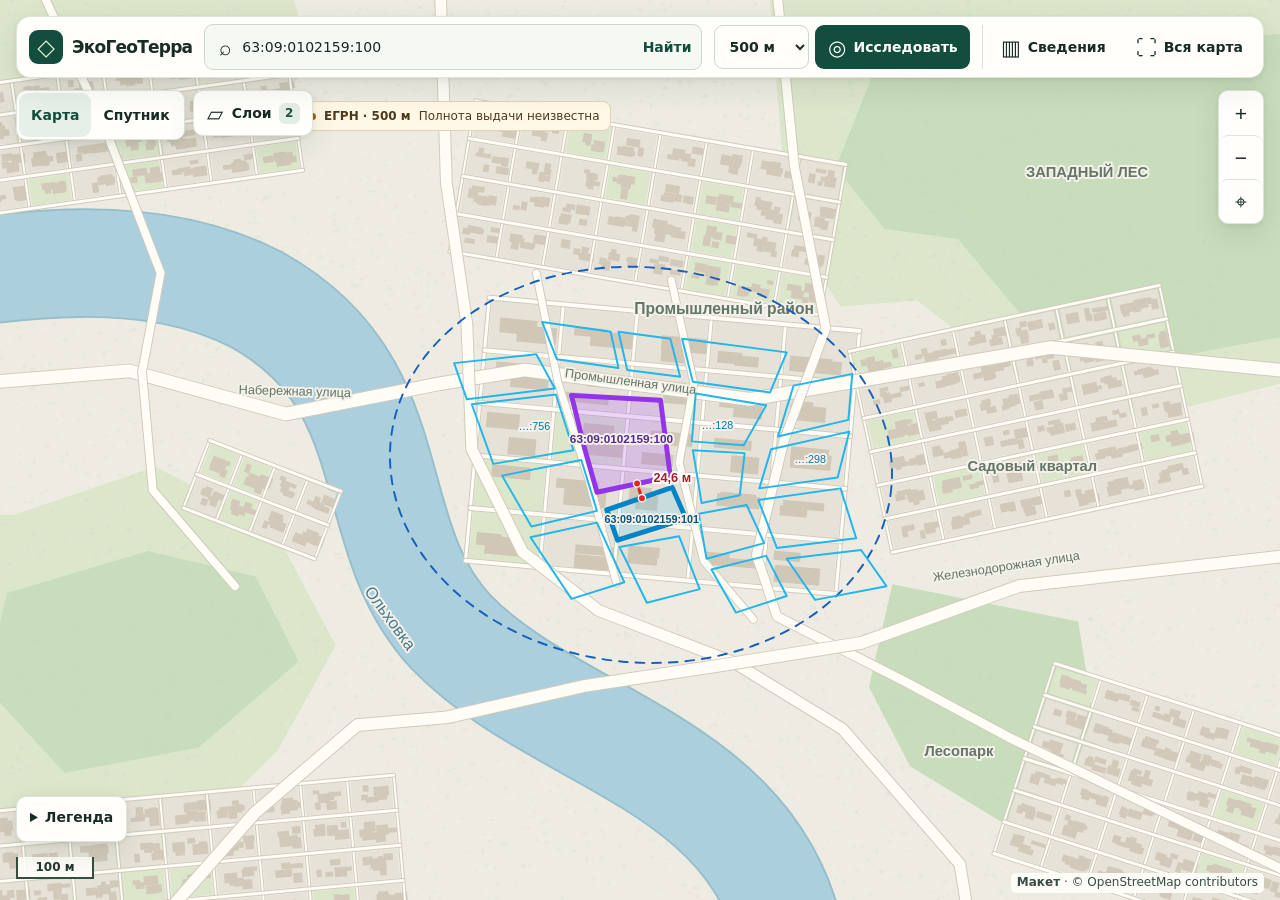
<file: docs/CR-006/mockups/01-workspace.html>
<!doctype html>
<html lang="ru">
<head>
  <meta charset="utf-8">
  <meta name="viewport" content="width=device-width, initial-scale=1, viewport-fit=cover">
  <title>ЭкоГеоТерра · Рабочий режим</title>
  <link rel="stylesheet" href="mockup.css">
  <script src="map-sketch.js" defer></script>
  <script src="mockup.js" defer></script>
</head>
<body data-preview="workspace">
  <main id="prototype" aria-label="Прототип интерфейса ЭкоГеоТерра"></main>
</body>
</html>
</file>
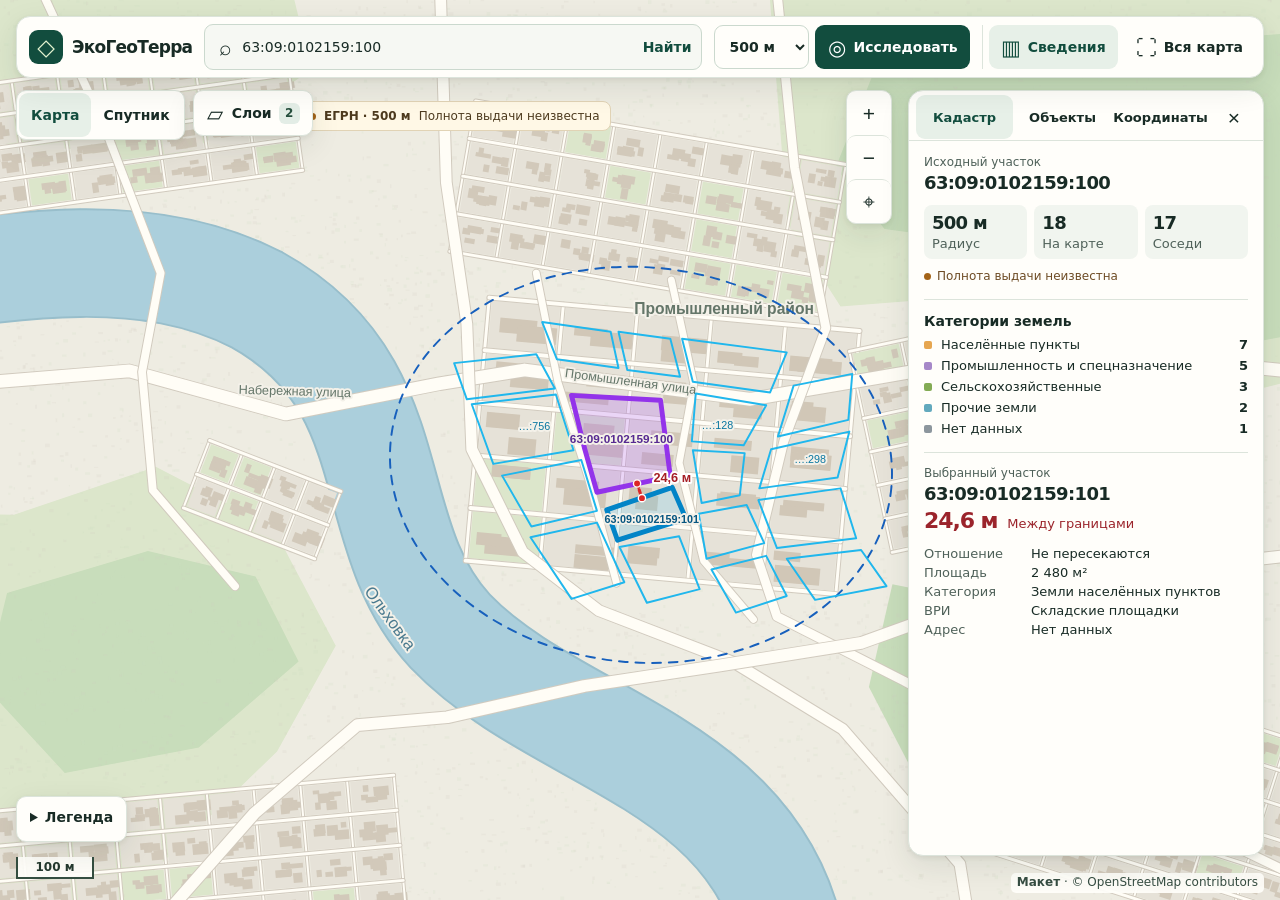
<file: docs/CR-006/mockups/02-sidebar.html>
<!doctype html>
<html lang="ru">
<head>
  <meta charset="utf-8">
  <meta name="viewport" content="width=device-width, initial-scale=1, viewport-fit=cover">
  <title>ЭкоГеоТерра · Открытая правая панель</title>
  <link rel="stylesheet" href="mockup.css">
  <script src="map-sketch.js" defer></script>
  <script src="mockup.js" defer></script>
</head>
<body data-preview="sidebar">
  <main id="prototype" aria-label="Прототип интерфейса ЭкоГеоТерра"></main>
</body>
</html>
</file>
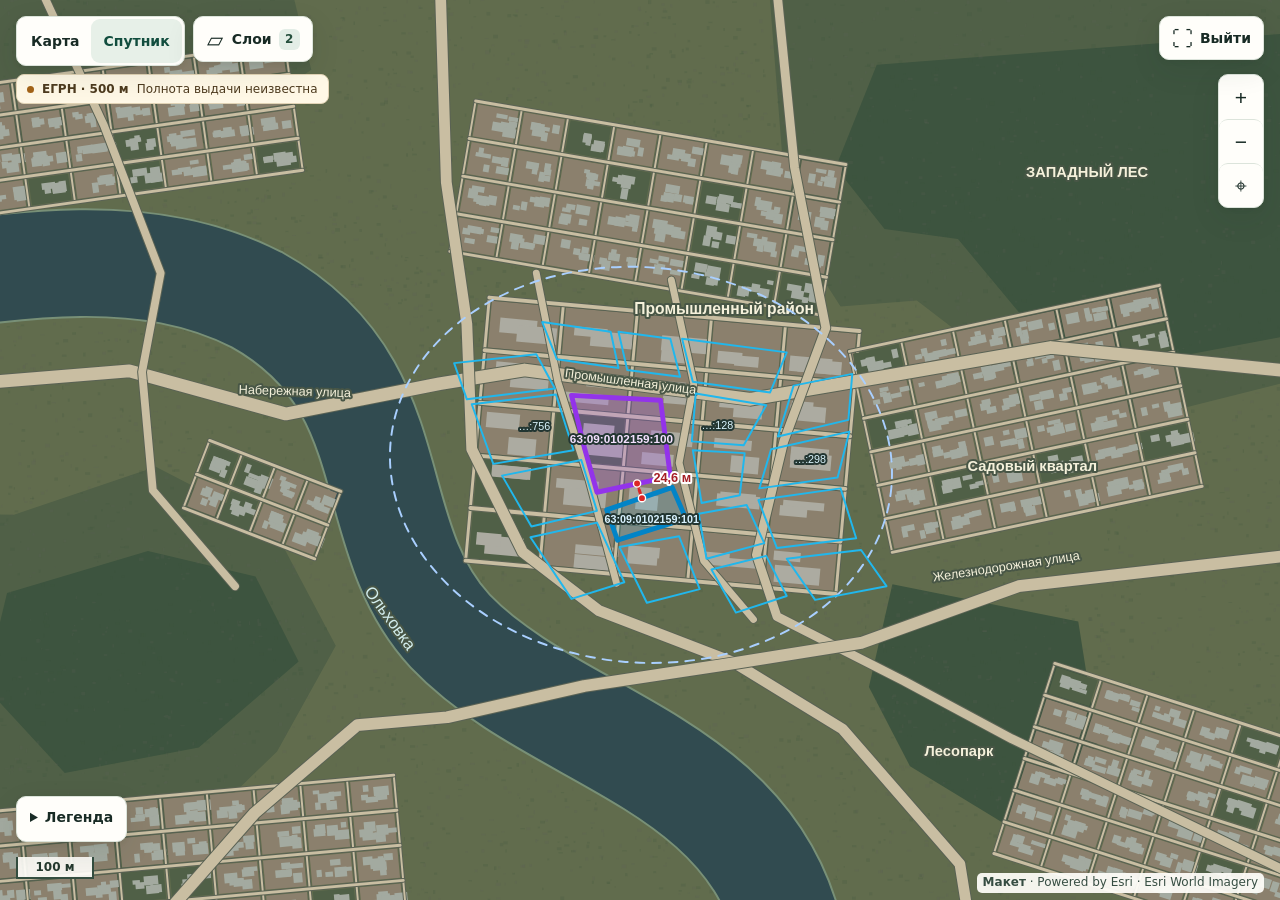
<file: docs/CR-006/mockups/03-full-map.html>
<!doctype html>
<html lang="ru">
<head>
  <meta charset="utf-8">
  <meta name="viewport" content="width=device-width, initial-scale=1, viewport-fit=cover">
  <title>ЭкоГеоТерра · Вся карта</title>
  <link rel="stylesheet" href="mockup.css">
  <script src="map-sketch.js" defer></script>
  <script src="mockup.js" defer></script>
</head>
<body data-preview="full">
  <main id="prototype" aria-label="Прототип интерфейса ЭкоГеоТерра"></main>
</body>
</html>
</file>
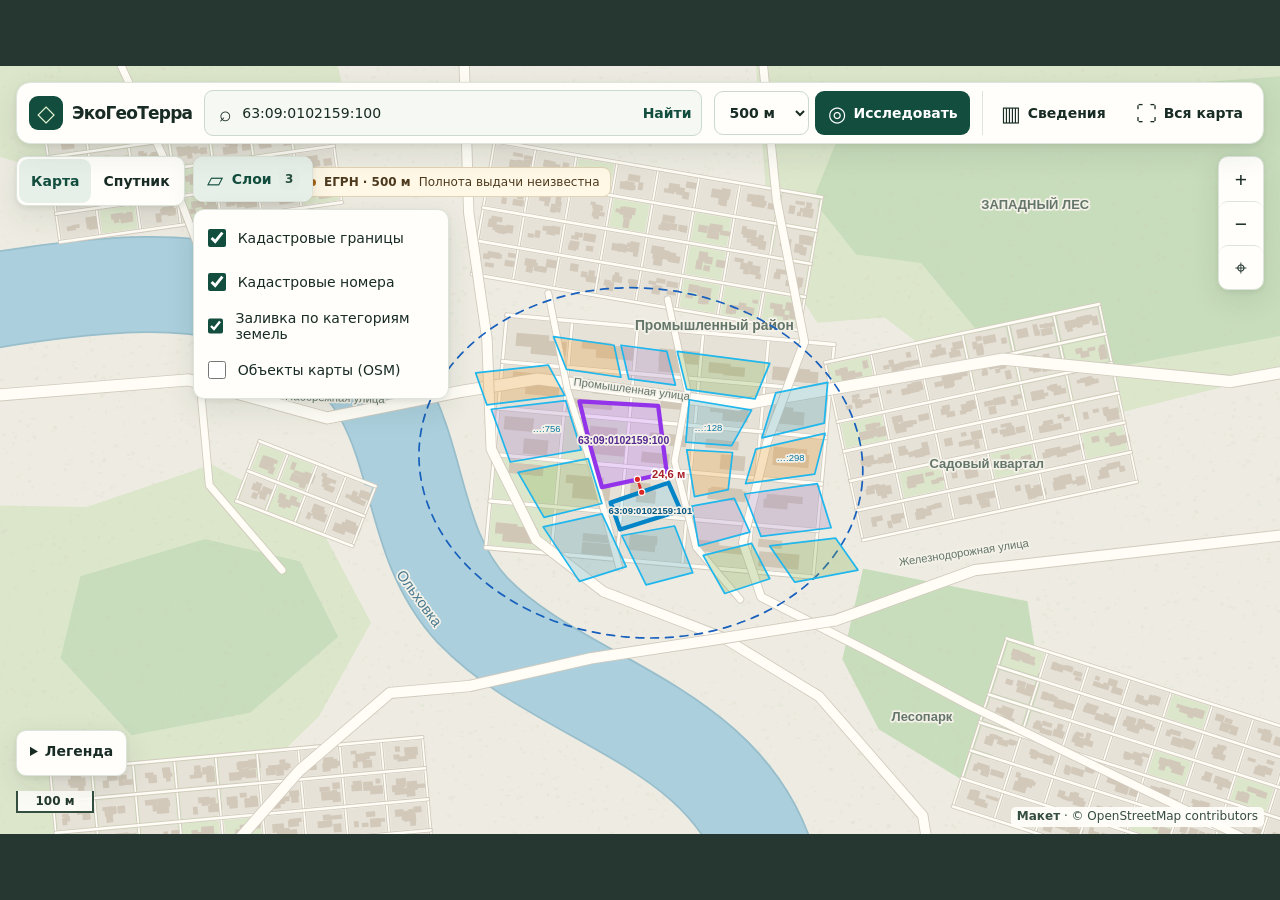
<file: docs/CR-006/mockups/04-laptop.html>
<!doctype html>
<html lang="ru">
<head>
  <meta charset="utf-8">
  <meta name="viewport" content="width=device-width, initial-scale=1, viewport-fit=cover">
  <title>ЭкоГеоТерра · Ноутбук 1366×768</title>
  <link rel="stylesheet" href="mockup.css">
  <script src="map-sketch.js" defer></script>
  <script src="mockup.js" defer></script>
</head>
<body data-preview="laptop">
  <main id="prototype" aria-label="Прототип интерфейса ЭкоГеоТерра"></main>
</body>
</html>
</file>
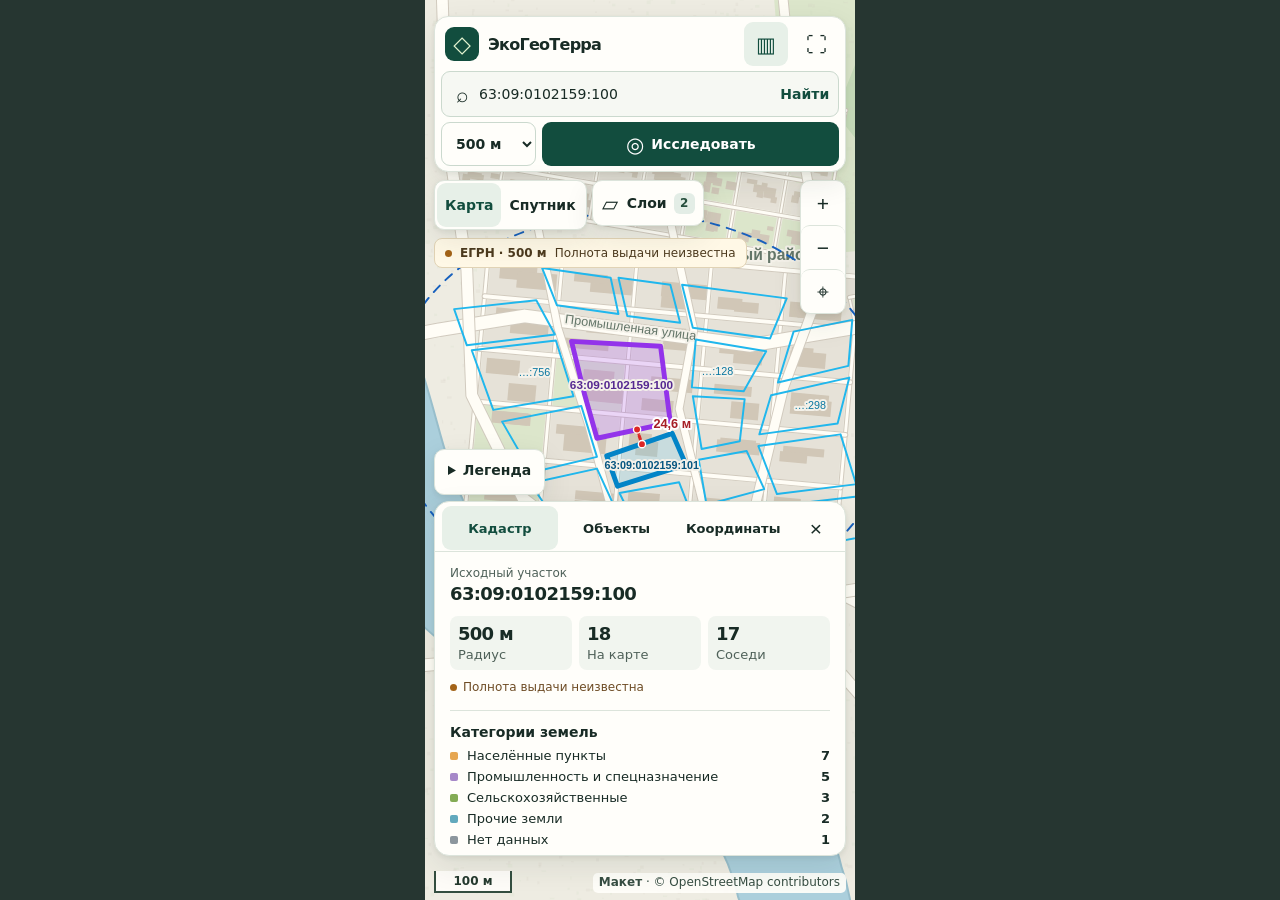
<file: docs/CR-006/mockups/05-narrow.html>
<!doctype html>
<html lang="ru">
<head>
  <meta charset="utf-8">
  <meta name="viewport" content="width=device-width, initial-scale=1, viewport-fit=cover">
  <title>ЭкоГеоТерра · Узкий экран</title>
  <link rel="stylesheet" href="mockup.css">
  <script src="map-sketch.js" defer></script>
  <script src="mockup.js" defer></script>
</head>
<body data-preview="narrow">
  <main id="prototype" aria-label="Прототип интерфейса ЭкоГеоТерра"></main>
</body>
</html>
</file>
<file: docs/CR-006/mockups/mockup.css>
:root {
  color-scheme: light;
  font-family: "Segoe UI", system-ui, sans-serif;
  color: #182b25;
  background: #263631;
  --ink: #182b25;
  --muted: #4f6159;
  --accent: #124d3e;
  --surface: #fffefa;
  --line: #dce4db;
  --shadow: 0 2px 5px #23372b14, 0 10px 30px #23372b19;
  --edge: 16px;
  --panel: 356px;
}

* { box-sizing: border-box; }
body { margin: 0; min-width: 0; overflow: hidden; }
button, input, select { font: inherit; }
button, select, summary { cursor: pointer; }
button, input, select, summary { -webkit-tap-highlight-color: transparent; }
button:focus-visible, input:focus-visible, select:focus-visible, summary:focus-visible {
  outline: 3px solid #186cb3;
  outline-offset: -3px;
}
[hidden] { display: none !important; }

.workspace {
  position: relative;
  isolation: isolate;
  overflow: hidden;
  width: 100%;
  height: 100vh;
  height: 100dvh;
  container: view / inline-size;
  background: #eeece2;
}
[data-preview="laptop"] .workspace {
  max-width: 1366px;
  max-height: 768px;
  margin: max(0px, calc((100dvh - 768px) / 2)) auto 0;
}
[data-preview="narrow"] .workspace {
  max-width: 430px;
  margin: auto;
}
.map { position: absolute; inset: 0; width: 100%; height: 100%; }
.surface { background: var(--surface); border: 1px solid var(--line); box-shadow: var(--shadow); }
.button {
  display: inline-flex;
  align-items: center;
  justify-content: center;
  min-width: 44px;
  min-height: 44px;
  padding: 0 12px;
  gap: 7px;
  border: 0;
  border-radius: 9px;
  background: transparent;
  color: var(--ink);
  font-size: 14px;
  font-weight: 620;
  white-space: nowrap;
}
.button:hover { background: #eff4ed; }
.button[aria-pressed="true"], .button[aria-expanded="true"] { background: #e7f0e8; color: var(--accent); }
.button.primary { color: white; background: var(--accent); }
.button.primary:hover { background: #1a654f; }
.button.outlined { border: 1px solid #bfcfc3; }
.icon { display: inline-grid; place-items: center; min-width: 19px; font: 21px/1 "Segoe UI Symbol", sans-serif; }
.quiet { color: var(--muted); }

.top {
  position: absolute;
  z-index: 4;
  top: max(var(--edge), env(safe-area-inset-top));
  inset-inline: var(--edge);
  display: grid;
  grid-template-columns: auto minmax(200px, 1fr) auto auto;
  align-items: center;
  gap: 12px;
  padding: 7px 8px 7px 12px;
  border-radius: 14px;
}
.brand { display: flex; align-items: center; gap: 9px; min-height: 44px; white-space: nowrap; }
.brand strong { font-size: 17px; letter-spacing: -.045em; }
.mark {
  display: grid;
  place-items: center;
  width: 34px;
  height: 34px;
  border-radius: 9px;
  color: #e4f4d1;
  background: var(--accent);
  font-size: 23px;
}
.search { display: flex; min-width: 0; gap: 3px; padding-right: 3px; border: 1px solid #cbd9ce; border-radius: 9px; background: #f6f8f3; }
.search input { min-width: 0; width: 100%; border: 0; background: transparent; color: var(--ink); font-size: 14px; padding: 0 10px 0 3px; }
.search .icon { padding-left: 10px; min-width: 31px; align-self: center; }
.search .button { min-height: 44px; color: var(--accent); }
.actions, .view-tools { display: flex; gap: 6px; align-items: center; }
.actions select { min-height: 44px; border: 1px solid #cbd9ce; border-radius: 9px; padding: 0 7px 0 10px; background: #fffefa; color: var(--ink); font-size: 14px; font-weight: 600; }
.view-tools { border-left: 1px solid var(--line); padding-left: 6px; }

.map-tools {
  position: absolute;
  z-index: 3;
  top: 90px;
  left: var(--edge);
  display: flex;
  align-items: flex-start;
  gap: 8px;
}
.basemaps, .layer-trigger, .zoom, .exit, .legend { border-radius: 10px; }
.basemaps { display: flex; padding: 2px; }
.layers { position: relative; }
.count {
  display: inline-grid;
  place-items: center;
  min-width: 21px;
  height: 21px;
  padding: 0 4px;
  border-radius: 6px;
  background: #e3ede6;
  color: #264f3d;
  font-size: 12px;
  font-variant-numeric: tabular-nums;
}
.layer-popover { position: absolute; top: calc(100% + 7px); left: 0; width: min(256px, 82cqw); padding: 6px 10px; border-radius: 11px; }
.layer-popover label { display: flex; align-items: center; gap: 9px; min-height: 44px; font-size: 14px; }
.layer-popover input { width: 18px; height: 18px; accent-color: var(--accent); }
.layer-popover label:has(input:disabled) { color: #62726a; }
.map-status {
  position: absolute;
  top: 101px;
  left: calc(var(--edge) + 282px);
  display: flex;
  flex-wrap: wrap;
  align-items: center;
  gap: 5px 8px;
  max-width: calc(100% - 84px);
  padding: 7px 10px;
  border-radius: 8px;
  font-size: 12px;
  line-height: 1.2;
  color: #4d3a1e;
  background: #fff8e6;
  border: 1px solid #e1d3b5;
}
.status-dot { display: inline-block; width: 7px; height: 7px; border-radius: 50%; background: #a36317; flex: none; }
.zoom { position: absolute; right: var(--edge); top: 90px; display: flex; flex-direction: column; z-index: 2; }
.zoom button + button { border-top: 1px solid var(--line); }
.is-panel .zoom { right: calc(var(--edge) * 2 + var(--panel)); }
.button.exit { position: absolute; top: var(--edge); right: var(--edge); z-index: 4; background: var(--surface); border: 1px solid var(--line); }
.button.exit:hover { background: #eff4ed; }
.is-full .map-tools, .is-full .zoom { top: var(--edge); }
.is-full .zoom { top: 74px; }
.is-full .map-status { top: 74px; left: var(--edge); }

.sidebar {
  display: flex;
  flex-direction: column;
  position: absolute;
  z-index: 3;
  width: var(--panel);
  top: 90px;
  right: var(--edge);
  bottom: 44px;
  border-radius: 15px;
  min-height: 0;
}
.panel-head { padding: 4px 7px 1px; display: flex; align-items: center; gap: 3px; }
.tabs { display: flex; flex: 1; gap: 1px; min-width: 0; }
.tabs .button { flex: 1; padding: 0 6px; font-size: 13px; }
.tabs .button[aria-selected="true"] { background: #e7f0e8; color: var(--accent); }
.panel-scroll { overflow: auto; overscroll-behavior: contain; padding: 14px 15px 19px; border-top: 1px solid var(--line); }
.panel-scroll h2, .panel-scroll h3, .panel-scroll p { margin: 0; }
.panel-scroll h2 { font-size: 18px; letter-spacing: -.035em; }
.panel-scroll h3 { font-size: 14px; margin-bottom: 8px; }
.eyebrow { color: var(--muted); font-size: 12px; margin-bottom: 3px !important; }
.panel-section + .panel-section { border-top: 1px solid var(--line); margin-top: 16px; padding-top: 13px; }
.measure { display: grid; grid-template-columns: 1fr 1fr 1fr; margin-top: 12px; gap: 7px; }
.measure div { background: #f1f5ef; padding: 7px 8px; border-radius: 8px; min-width: 0; }
.measure b { display: block; font-size: 18px; letter-spacing: -.04em; font-variant-numeric: tabular-nums; }
.measure span, .detail-list, .paragraph { font-size: 13px; }
.measure span { color: var(--muted); }
.panel-warning { display: flex; gap: 6px; align-items: center; color: #6e4c25; font-size: 12px; margin-top: 10px !important; }
.category-list { list-style: none; padding: 0; margin: 0; display: grid; gap: 6px; font-size: 13px; }
.category-list li { display: grid; grid-template-columns: 9px minmax(0, 1fr) auto; gap: 8px; align-items: center; }
.category-list i { width: 8px; height: 8px; border-radius: 2px; background: var(--swatch); }
.category-list b { font-variant-numeric: tabular-nums; font-weight: 640; }
.distance { color: #9b242b; display: flex; align-items: baseline; gap: 10px; margin-top: 4px; }
.distance b { font-size: 22px; letter-spacing: -.05em; }
.distance span { font-size: 13px; }
.detail-list { display: grid; grid-template-columns: 100px 1fr; gap: 4px 7px; margin-bottom: 0; }
.detail-list dt { color: var(--muted); }
.detail-list dd { margin: 0; overflow-wrap: anywhere; }
.coordinate-fields { display: grid; grid-template-columns: 1fr 1fr; gap: 8px; margin: 12px 0 8px; }
.coordinate-fields label { display: grid; color: var(--muted); font-size: 13px; gap: 4px; }
.coordinate-fields input { width: 100%; min-height: 44px; border: 1px solid #9baa9f; border-radius: 8px; padding: 0 8px; color: var(--ink); background: #fffefa; }

.legend { position: absolute; bottom: 58px; left: var(--edge); padding: 0 9px; z-index: 2; }
.legend summary { min-height: 44px; padding: 12px 4px; font-size: 14px; font-weight: 620; }
.legend ul { margin: 0 4px 10px; padding: 0; list-style: none; display: grid; gap: 6px; font-size: 12px; }
.legend li { display: flex; align-items: center; gap: 8px; }
.legend i { width: 19px; border-top: solid 3px var(--swatch); }
.legend .dashed { border-top-style: dashed; }
.scale { position: absolute; bottom: 21px; left: var(--edge); width: 78px; text-align: center; font-size: 12px; font-weight: 650; background: #fffefaeb; padding: 3px 4px; color: #24392e; border: solid #344e40; border-width: 0 2px 2px; }
.credits { position: absolute; right: var(--edge); bottom: max(7px, env(safe-area-inset-bottom)); max-width: calc(100% - 111px); padding: 3px 6px; border-radius: 5px; background: #fffefaed; color: #364d42; font-size: 12px; line-height: 1.15; text-align: right; }
.sample { font-weight: 650; }
.demo-notice { min-height: 15px; margin-top: 8px !important; font-size: 12px; color: var(--muted); }

@container view (max-width: 1060px) {
  .top { gap: 7px; }
  .view-tools .tool-label { display: none; }
  .brand strong { font-size: 16px; }
}
@container view (max-width: 899px) {
  .top { grid-template-columns: 1fr auto; gap: 5px 8px; padding: 5px 6px; }
  .brand { grid-column: 1; grid-row: 1; padding-left: 4px; }
  .view-tools { grid-column: 2; grid-row: 1; border: 0; }
  .search { grid-column: 1 / -1; grid-row: 2; }
  .actions { grid-column: 1 / -1; grid-row: 3; }
  .actions .primary { flex: 1; }
  .map-tools, .zoom, .is-panel .zoom { top: 180px; }
  .is-panel .zoom { right: var(--edge); }
  .map-status { top: 238px; left: var(--edge); }
  .map-tools { z-index: 4; }
  .layers { position: static; }
  .layer-popover { top: calc(100% + 43px); left: 0; width: min(256px, calc(100cqw - 78px)); }
  .is-full .layer-popover { top: calc(100% + 43px); }
  .sidebar { left: var(--edge); right: var(--edge); bottom: 44px; top: auto; width: auto; max-height: min(45dvh, 355px); }
  .panel-head { flex: none; }
  .is-panel .legend { bottom: calc(min(45dvh, 355px) + 50px); }
  .is-panel .scale { bottom: 7px; }
}
@container view (max-width: 430px) {
  .top, .map-tools, .sidebar, .legend, .scale, .map-status { left: 9px; }
  .top, .zoom, .sidebar, .credits, .exit, .is-panel .zoom { right: 9px; }
  .basemaps .button, .layer-trigger .button { padding-inline: 8px; }
  .map-tools { gap: 5px; }
  .is-full .exit .exit-label { display: none; }
}
@media (max-height: 530px) {
  @container view (max-width: 899px) {
    .top { top: 6px; }
    .workspace:not(.is-full) .map-tools, .workspace:not(.is-full) .zoom { top: 170px; }
    .workspace:not(.is-full) .map-status { top: 228px; }
    .sidebar { max-height: max(80px, calc(100dvh - 364px)); }
    .is-panel .legend { top: 272px; bottom: auto; }
    .is-panel .legend[open] ul { max-height: 72px; overflow: auto; }
    .layer-popover { max-height: min(190px, calc(100dvh - 270px)); overflow: auto; }
  }
}
</file>
